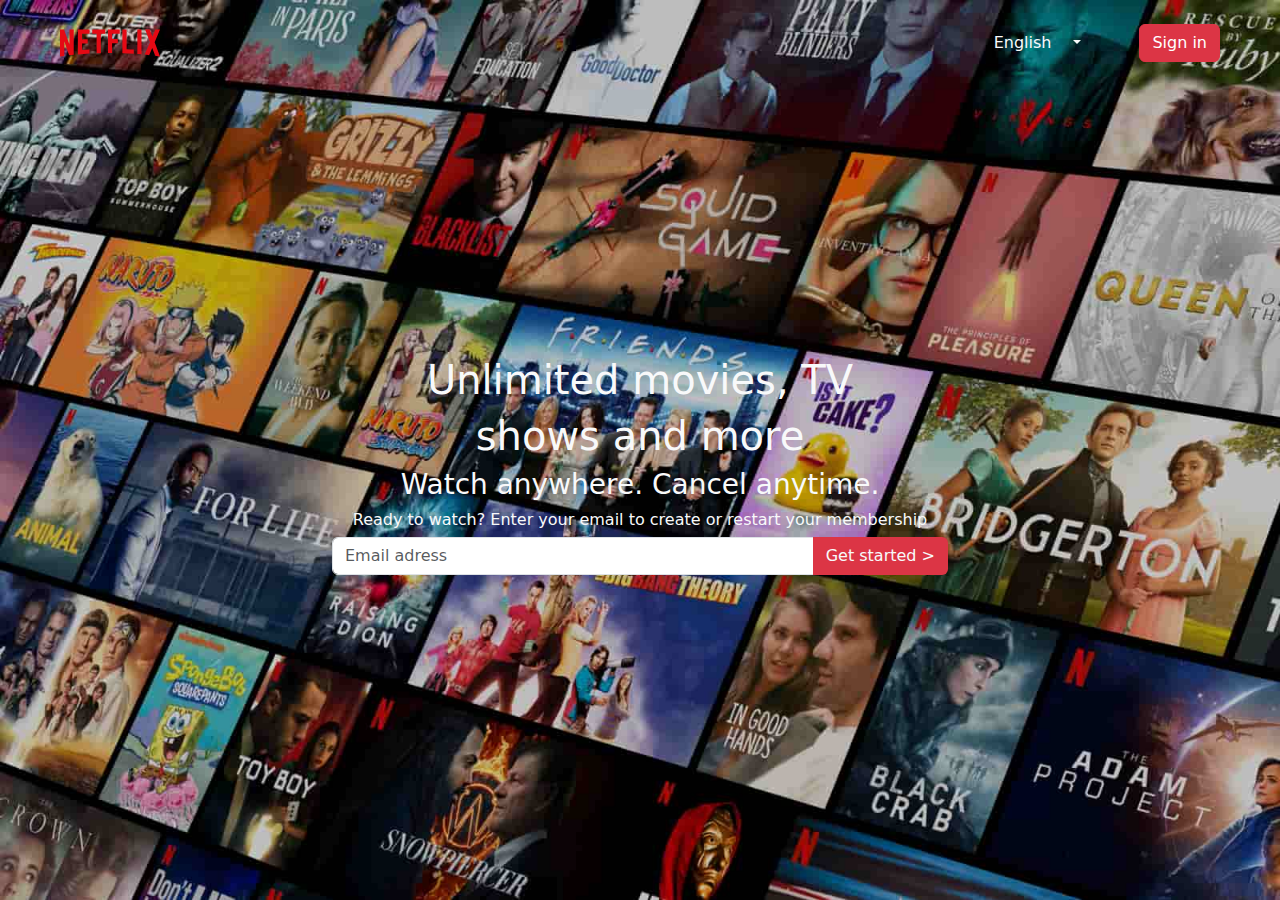
<file: project-1/index.html>
<!doctype html>
<html lang="en">
  <head>
    <meta charset="utf-8">
    <meta name="viewport" content="width=device-width, initial-scale=1">
    <title>Netflix</title>
    <link rel="stylesheet" href="styles.css">
    <link href="https://cdn.jsdelivr.net/npm/bootstrap@5.3.3/dist/css/bootstrap.min.css" rel="stylesheet" integrity="sha384-QWTKZyjpPEjISv5WaRU9OFeRpok6YctnYmDr5pNlyT2bRjXh0JMhjY6hW+ALEwIH" crossorigin="anonymous">
  </head>
  <body>
    <nav class="navbar">
      <div class="container-fluid">
        <a class="navbar-brand ms-5" href="#">
          <img src="./img/netflix_logo.svg" alt="Netflix" width="100" height="60">
        </a>
        <div class="d-flex me-5" role="search">
          <div class="btn-group me-5">
            <button type="button" class="btn text-light">English</button>
            <button type="button" class="btn text-light dropdown-toggle dropdown-toggle-split" data-bs-toggle="dropdown" aria-expanded="false">
              <span class="visually-hidden">Toggle Dropdown</span>
            </button>
            <ul class="dropdown-menu">
              <li><a class="dropdown-item" href="#">English</a></li>
              <li><a class="dropdown-item" href="#">Turkish</a></li>
            </ul>
          </div>
          <button type="button" class="btn btn-danger">Sign in</button>
        </div>
      </div>
    </nav>
    <div class="container w-50 text-center">
      <div class="row">
        <div class="col text-light">
          <h1>Unlimited movies, TV</h1>
          <h1>shows and more</h1>  
        </div>
      </div>
      <div class="row">
        <div class="col text-light">
          <h3>Watch anywhere. Cancel anytime.</h3>
          <h6>Ready to watch? Enter your email to create or restart your membership</h5>  
        </div>
      </div>
      <div class="row">
        <div class="input-group mb-3">
          <input type="text" class="form-control" placeholder="Email adress" aria-label="Recipient's username" aria-describedby="button-addon2">
          <button class="btn bg-danger text-light type="button" id="button-addon2">Get started ></button>
        </div>
      </div>
    </div>
    <script src="https://cdn.jsdelivr.net/npm/bootstrap@5.3.3/dist/js/bootstrap.bundle.min.js" integrity="sha384-YvpcrYf0tY3lHB60NNkmXc5s9fDVZLESaAA55NDzOxhy9GkcIdslK1eN7N6jIeHz" crossorigin="anonymous"></script>
  </body>
</html>
</file>
<file: project-1/styles.css>
body {
  box-sizing: border-box;
  background-image: url('./img/background.jpg');
  background-size:cover;
  background-repeat: no-repeat;
  height: 100vh;
}

/* .navbar{
  background-image: linear-gradient(rgb(53, 52, 52) 10%, rgb(137, 137, 134) 90%);
}  */

.container{
  position: relative;
  top: 30% ;
}
</file>
